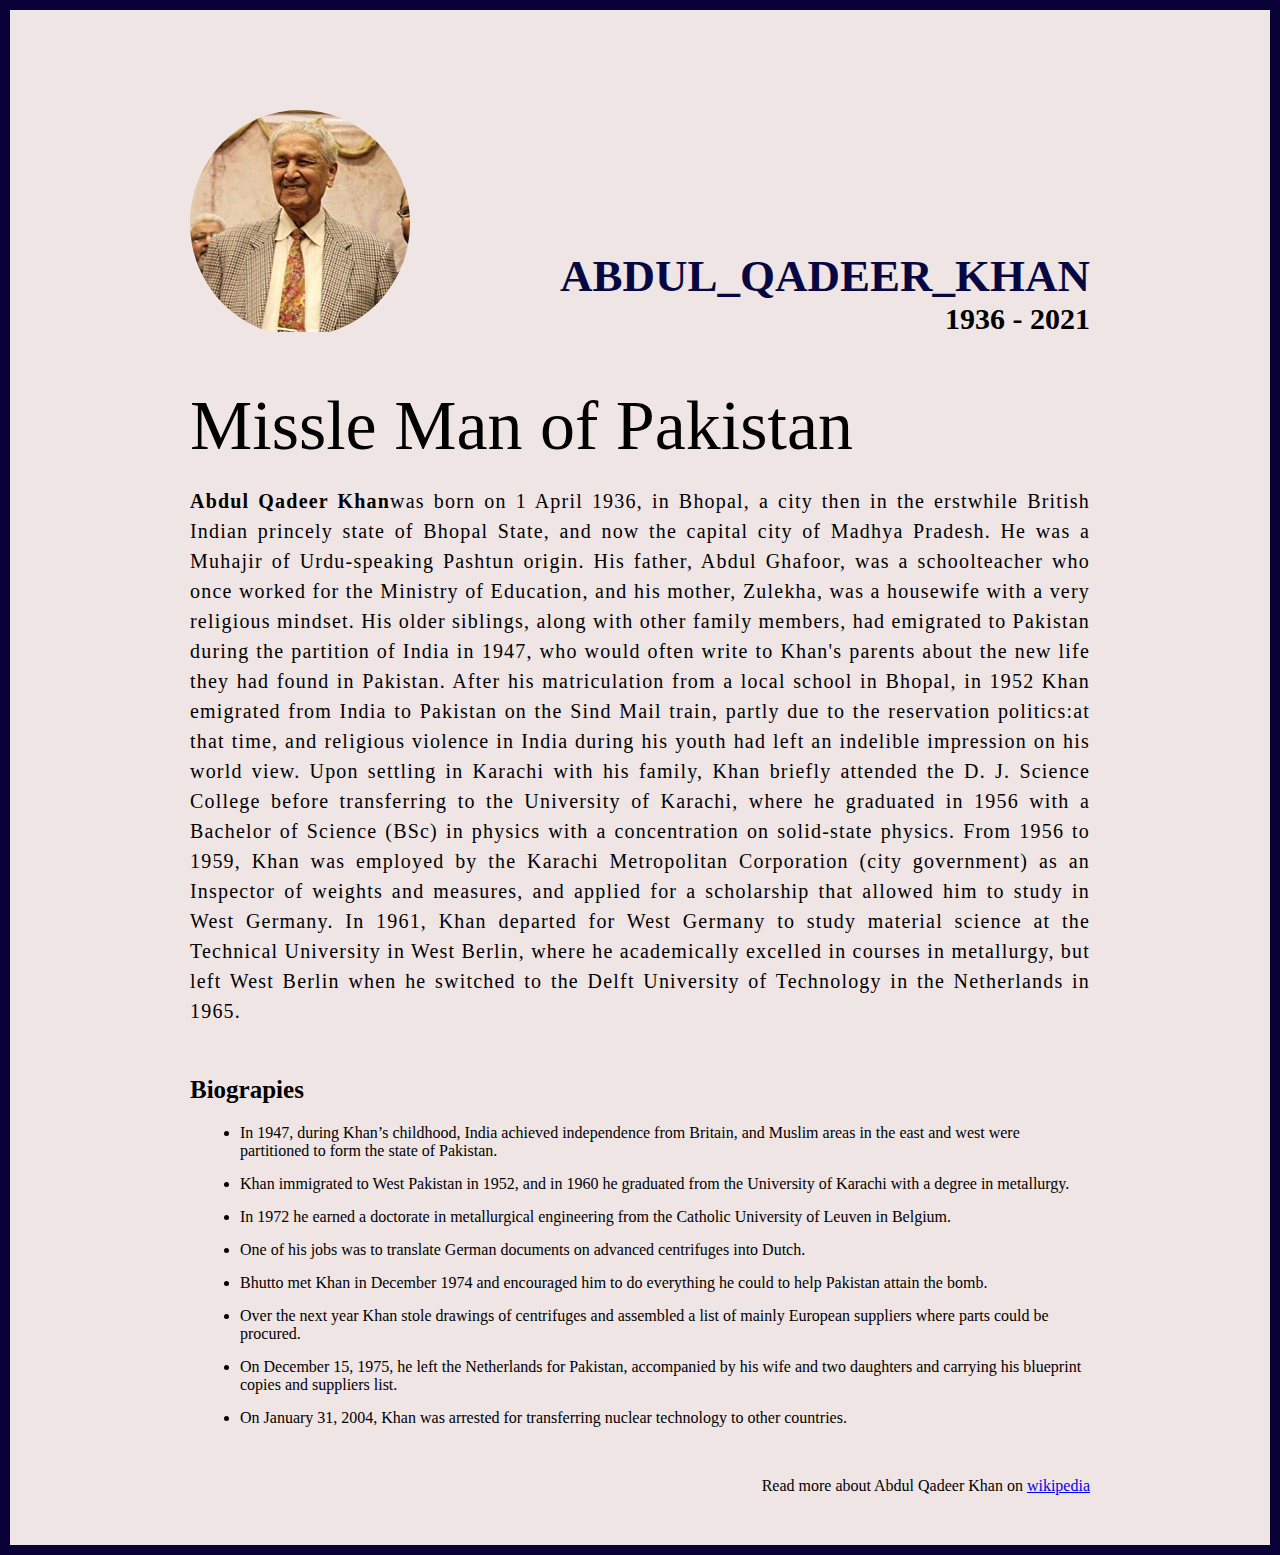
<file: Project #1/index.html>
<!DOCTYPE html>
<html lang="en">

<head>
    <meta charset="UTF-8">
    <meta name="viewport" content="width=device-width, initial-scale=1.0">
    <title>Document</title>
    <link rel="stylesheet" href="style.css">
</head>

<body>
    <div class="container">
        <div class="content">
            <div class="content">
                <section class="top-section">
                    <div class="image-container">
                        <img src="./image/Abdul_Qadeer_Khan.jpg" alt="tribute">
                    </div>
                    <div>
                        <h1>Abdul_Qadeer_Khan</h1>
                        <h4>1936 - 2021</h4>
                    </div>
                </section>
                <section class="about-section">
                    <h2>Missle Man of Pakistan</h2>
                    <p><b>Abdul Qadeer Khan</b>was born on 1 April 1936, in Bhopal, a city then in the erstwhile British
                        Indian princely state of Bhopal State, and now the capital city of Madhya Pradesh. He was a
                        Muhajir of Urdu-speaking Pashtun origin. His father, Abdul Ghafoor, was a
                        schoolteacher who once worked for the Ministry of Education, and his mother, Zulekha, was a
                        housewife with a very religious mindset. His older siblings, along with other family
                        members, had emigrated to Pakistan during the partition of India in 1947, who would often write
                        to Khan's parents about the new life they had found in Pakistan.

                        After his matriculation from a local school in Bhopal, in 1952 Khan emigrated from India to
                        Pakistan on the Sind Mail train, partly due to the reservation politics:at that time,
                        and religious violence in India during his youth had left an indelible impression on his world
                        view. Upon settling in Karachi with his family, Khan briefly attended the D. J. Science
                        College before transferring to the University of Karachi, where he graduated in 1956 with a
                        Bachelor of Science (BSc) in physics with a concentration on solid-state physics.

                        From 1956 to 1959, Khan was employed by the Karachi Metropolitan Corporation (city government)
                        as an Inspector of weights and measures, and applied for a scholarship that allowed him to study
                        in West Germany. In 1961, Khan departed for West Germany to study material science at
                        the Technical University in West Berlin, where he academically excelled in courses in
                        metallurgy, but left West Berlin when he switched to the Delft University of Technology in the
                        Netherlands in 1965.</p>
                </section>
                <section class="biography-section">
                    <h3>Biograpies</h3>
                    <ul>
                        <li>In 1947, during Khan’s childhood, India achieved independence from Britain, and Muslim areas
                            in the east and west were partitioned to form the state of Pakistan. </li>
                        <li>Khan immigrated to West Pakistan in 1952, and in 1960 he graduated from the University of
                            Karachi with a degree in metallurgy.</li>
                        <li> In 1972 he earned a doctorate in metallurgical engineering from the Catholic University of
                            Leuven in Belgium.</li>
                        <li> One of his jobs was to translate German documents on advanced centrifuges into Dutch.</li>
                        <li>Bhutto met Khan in December 1974 and encouraged him to do everything he could to help
                            Pakistan attain the bomb.</li>
                        <li>Over the next year Khan stole drawings of centrifuges and assembled a list of mainly
                            European suppliers where parts could be procured.</li>
                        <li> On December 15, 1975, he left the Netherlands for Pakistan, accompanied by his wife and two
                            daughters and carrying his blueprint copies and suppliers list.</li>
                        <li>On January 31, 2004, Khan was arrested for transferring nuclear technology to other
                            countries.</li>
                    </ul>
                </section>
                <footer>
                    <p>Read more about Abdul Qadeer Khan on 
                    <a href="https://www.britannica.com/biography/Abdul-Qadeer-Khan">wikipedia</a></p>
                </footer>
            </div>
        </div>
    </div>
</body>

</html>
</file>
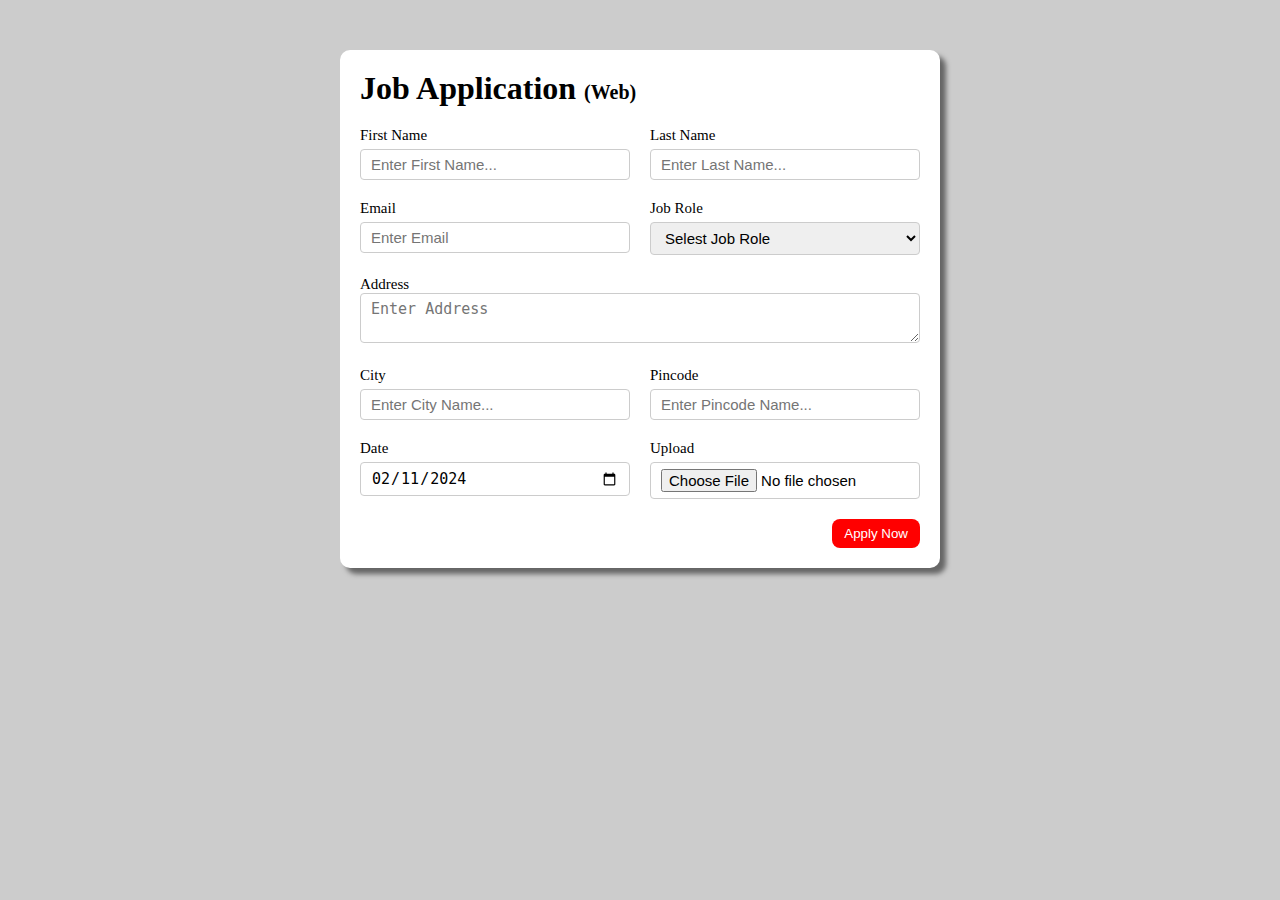
<file: Project #2/index.html>
<!DOCTYPE html>
<html lang="en">

<head>
    <meta charset="UTF-8">
    <meta name="viewport" content="width=device-width, initial-scale=1.0">
    <title>Aplication Foam</title>
    <link rel="stylesheet" href="style.css">
</head>

<body>
    <div class="container">
        <div class="apply-box">
            <h1>Job Application
                <span class="title-small">(Web)</span>
            </h1>
            <Form>
                <div class="foam-container">
                    <div class="foam-control">
                        <label for="first-name">First Name</label>
                        <input id="first-name" class="first-name" placeholder="Enter First Name...">
                    </div>
                    <div class="foam-control">
                        <label for="last-name">Last Name</label>
                        <input id="last-name" class="last-name" placeholder="Enter Last Name...">
                    </div>
                    <div class="foam-control">
                        <label for="email">Email</label>
                        <input type="email" id="email" class="email" placeholder="Enter Email">
                    </div>
                    <div class="foam-control">
                        <label for="job-role">Job Role</label>
                        <select id="job-role" name="job-role">
                            <option value="">Selest Job Role</option>
                            <option value="frontend">Frontend Developer</option>
                            <option value="backend">Backend Developer</option>
                            <option value="full-stack">Full Stack Deeloper</option>
                            <option value="ui-ux">UI UX Designer</option>
                        </select>
                    </div>
                    <div class="textarea-control">
                        <label for="address">Address</label>
                        <textarea id="address" name="address" cols="50" row="4" placeholder="Enter Address"></textarea>
                    </div>
                    <div class="foam-control">
                        <label for="city">City</label>
                        <input id="city" class="city" placeholder="Enter City Name...">
                    </div>
                    <div class="foam-control">
                        <label for="pincode">Pincode</label>
                        <input type="number" id="pincode" class="pincode" placeholder="Enter Pincode Name...">
                    </div>
                    <div class="foam-control">
                        <label for="date">Date</label>
                        <input value="2024-02-11" type="date" id="date" class="date">
                    </div>
                    <div class="foam-control">
                        <label for="upload">Upload</label>
                        <input type="file" id="upload" class="upload">
                    </div>
                </div>
                <div class="button-container">
                    <button type="submit">Apply Now</button>
                </div>
            </Form>
        </div>
    </div>
</body>

</html>
</file>
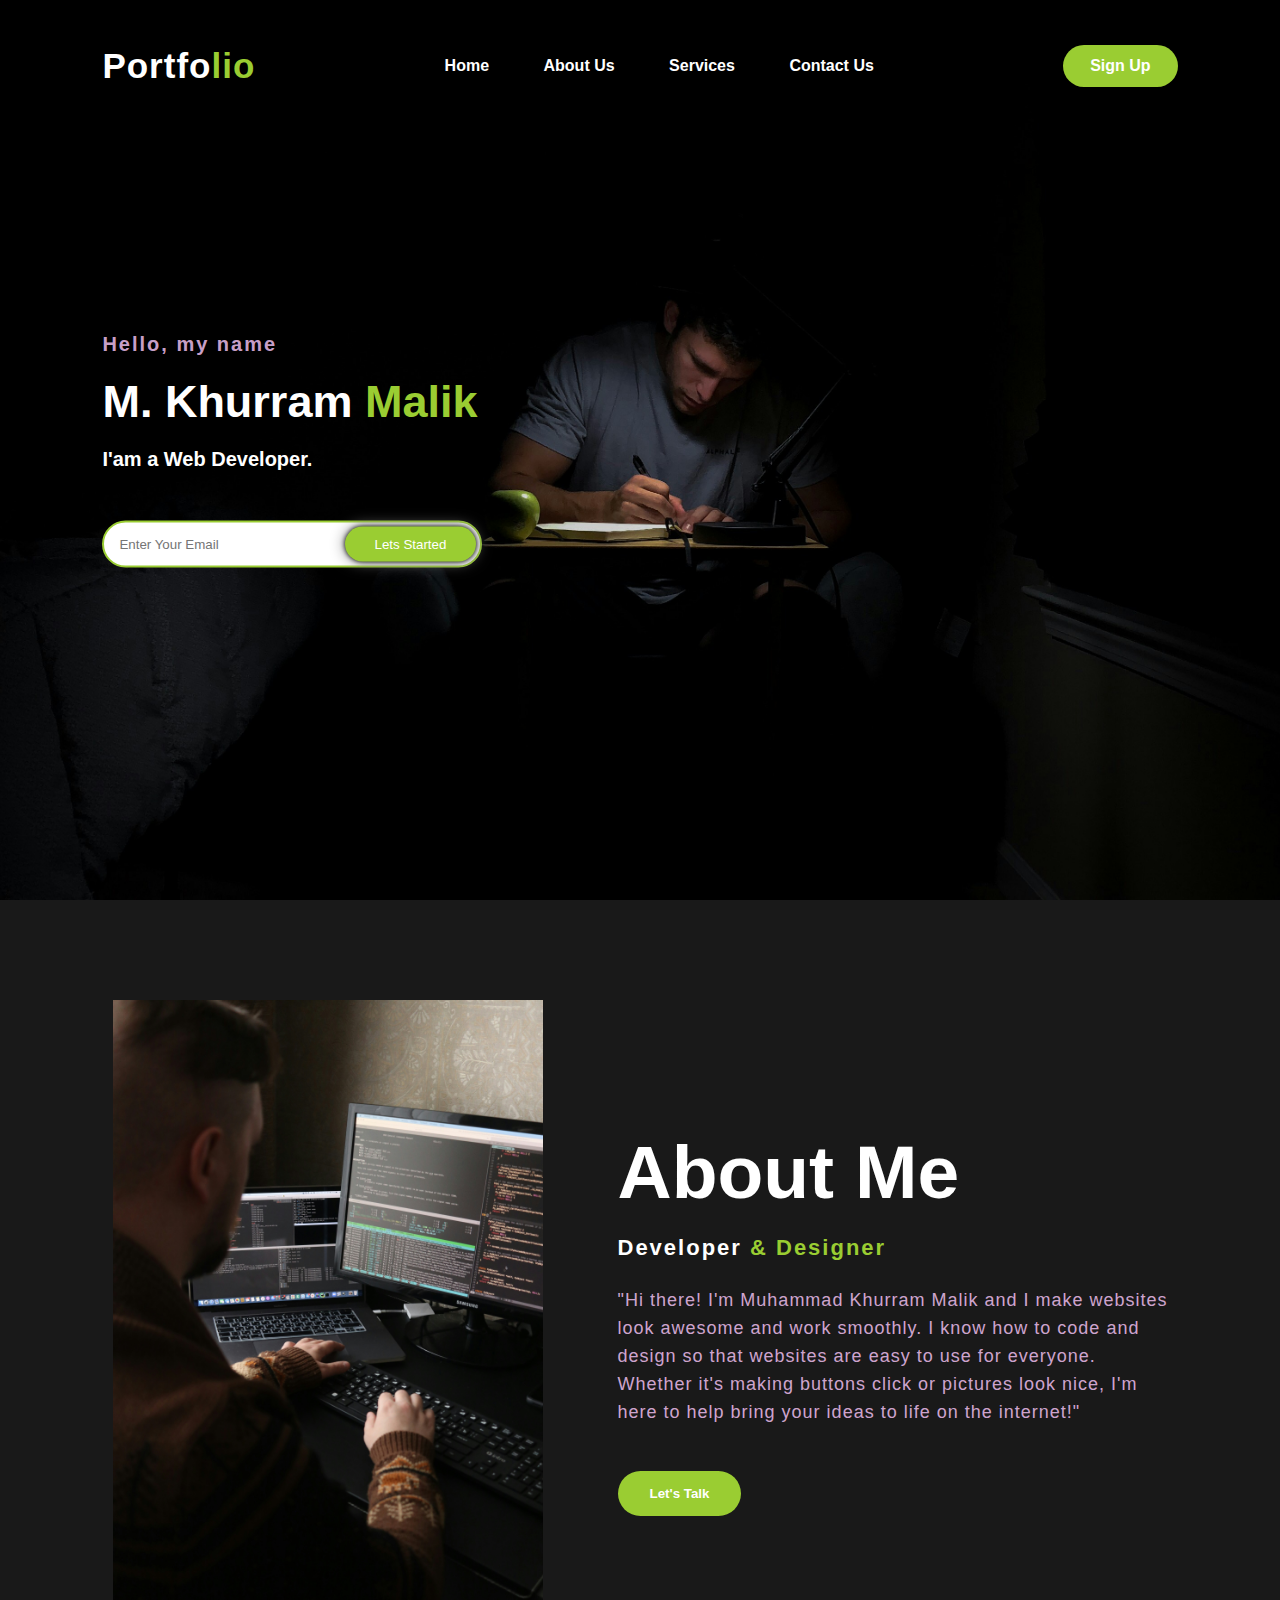
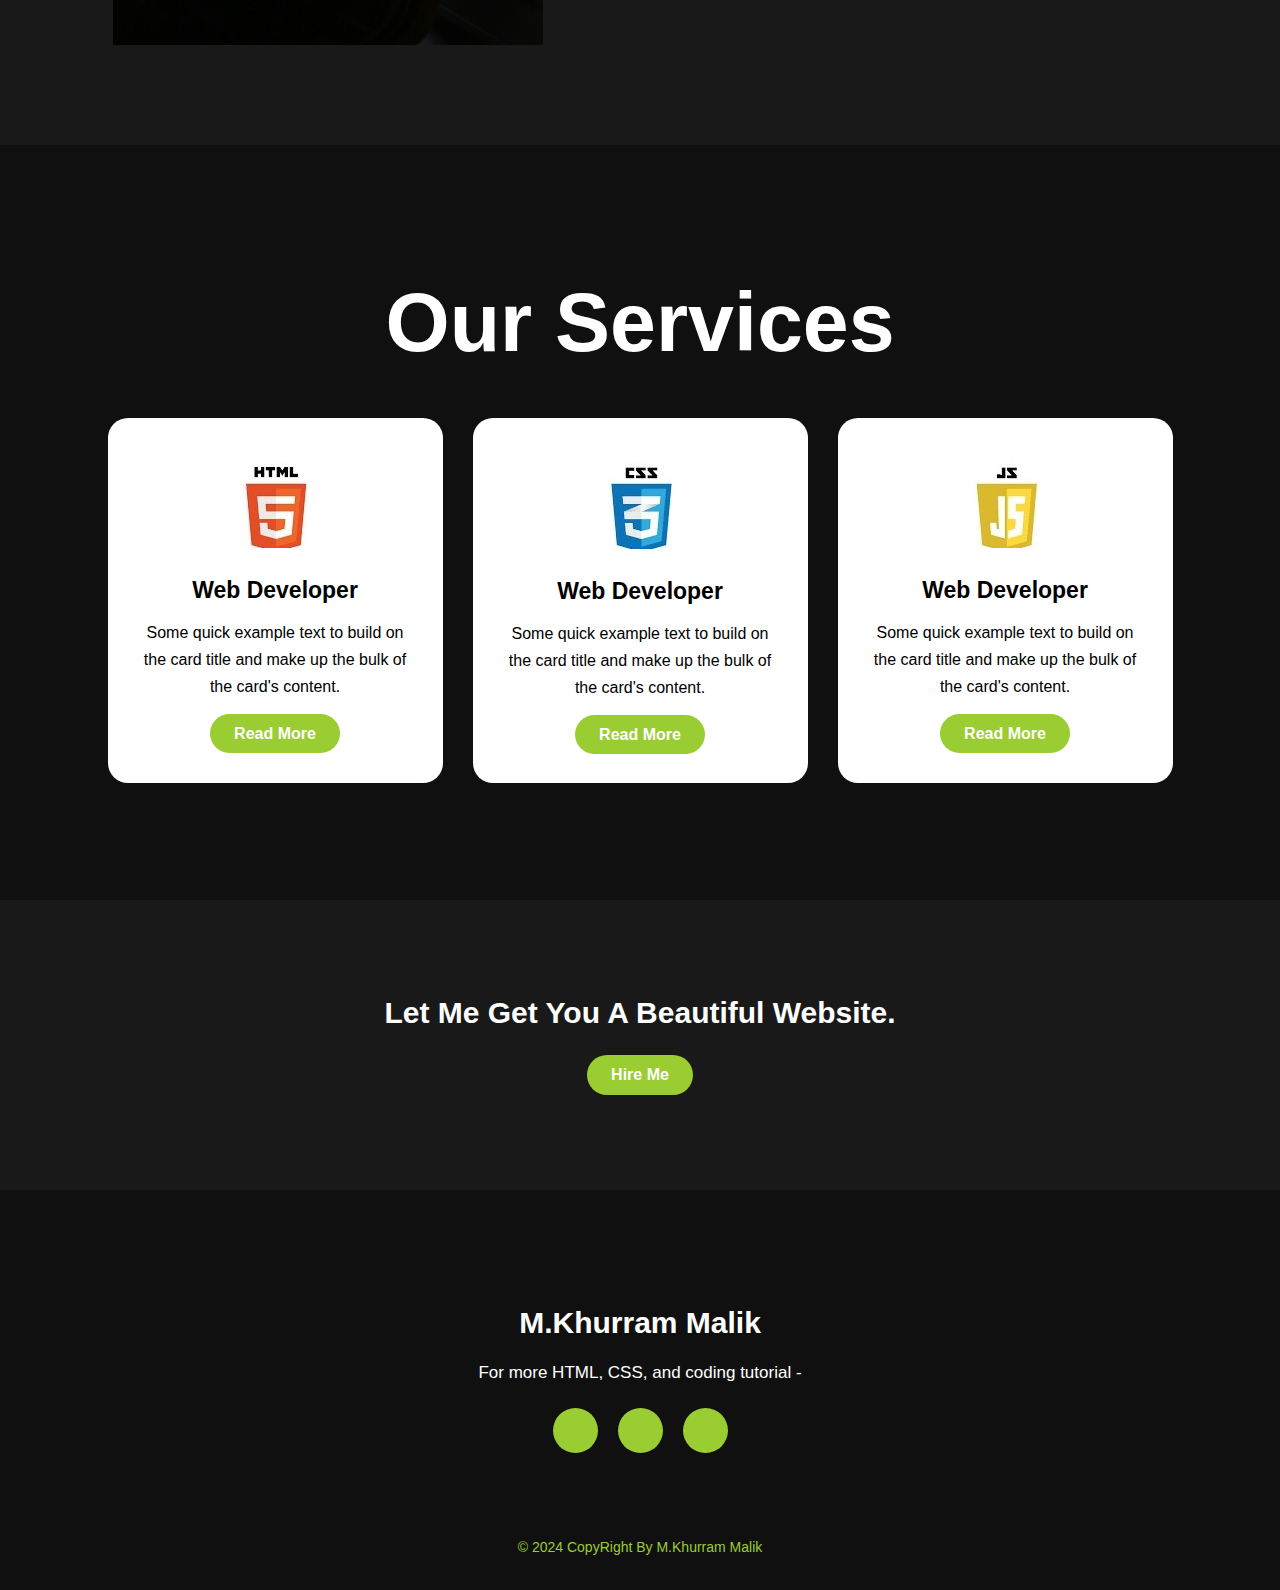
<file: website_assignment01/index.html>
<!DOCTYPE html>
<html lang="en">

<head>
    <meta charset="UTF-8">
    <meta name="viewport" content="width=device-width, initial-scale=1.0">
    <title>Website Assignment</title>
    <link rel="stylesheet" href="style.css">

    <link rel="stylesheet" href="https://cdnjs.cloudflare.com/ajax/libs/font-awesome/6.5.1/css/all.min.css"
        integrity="sha512-DTOQO9RWCH3ppGqcWaEA1BIZOC6xxalwEsw9c2QQeAIftl+Vegovlnee1c9QX4TctnWMn13TZye+giMm8e2LwA=="
        crossorigin="anonymous" referrerpolicy="no-referrer" />

</head>

<body>

    <!-- Navbar Section -->
    <div class="nav_container">
        <nav>
            <h2 class="logo">Portfo<span>lio</span></h2>
            <ul>
                <li><a href="#">Home</a></li>
                <li><a href="#">About Us</a></li>
                <li><a href="#">Services</a></li>
                <li><a href="#">Contact Us</a></li>
            </ul>
            <a href="#" class="btn">Sign Up</a>
        </nav>

        <!-- Home Section -->
        <div class="content">
            <h4>Hello, my name</h4>
            <h1>M. Khurram <span>Malik</span></h1>
            <h3>I'am a Web Developer.</h3>
            <div class="newsletter">
                <form action="">
                    <input type="email" name="email" id="mail" placeholder="Enter Your Email">
                    <input type="submit" name="submit" value="Lets Started">
                </form>
            </div>
        </div>
    </div>


    <!-- About Us Section Start -->
    <section class="about">
        <div class="main">
            <img src="images/about.jpg" width="600" height="700">
            <div class="about_text">
                <h2>About Me</h2>
                <h5>Developer <span>& Designer</span></h5>
                <p>"Hi there! I'm Muhammad Khurram Malik and I make websites look awesome and work smoothly. I know how
                    to code and design so that websites are easy to use for everyone. Whether it's making buttons click
                    or pictures look nice, I'm here to help bring your ideas to life on the internet!"</p>
                <button type="button">Let's Talk</button>
            </div>
        </div>
    </section>


    <!-- Services Section Start -->
    <div class="card_section">
        <div class="card_title">
            <h2>Our Services</h2>
        </div>

        <div class="card_container">
            <div class="card">
                <img src="images/html.jpg" class="card-img" alt="...">
                <div class="card-body">
                    <h5 class="card_name">Web Developer</h5>
                    <p class="card-text">Some quick example text to build on the card title and make up the bulk of the
                        card's content.</p>
                    <a href="#" class="button">Read More</a>
                </div>
            </div>

            <div class="card">
                <img src="images/css.jpg" class="card-img" alt="...">
                <div class="card-body">
                    <h5 class="card_name">Web Developer</h5>
                    <p class="card-text">Some quick example text to build on the card title and make up the bulk of the
                        card's content.</p>
                    <a href="#" class="button">Read More</a>
                </div>
            </div>

            <div class="card">
                <img src="images/java.jpg" class="card-img" alt="...">
                <div class="card-body">
                    <h5 class="card_name">Web Developer</h5>
                    <p class="card-text">Some quick example text to build on the card title and make up the bulk of the
                        card's content.</p>
                    <a href="#" class="button">Read More</a>
                </div>
            </div>
        </div>
    </div>


    <!-- Contact Me -->
    <div class="contact_me">
        <p>Let Me Get You A Beautiful Website.</p>
        <a class="button_two" href="#"> Hire Me</a>
    </div>


    <!-- footer -->
    <footer>
        <p>M.Khurram Malik</p>
        <p>For more HTML, CSS, and coding tutorial -</p>
        <div class="social">
            <a href="#"><i class="fa-brands fa-facebook"></i></a>
            <a href="#"><i class="fa-brands fa-instagram"></i></a>
            <a href="#"><i class="fa-brands fa-linkedin"></i></a>
        </div>
        <p class="end">&copy; 2024 CopyRight By M.Khurram Malik</p>
    </footer>


</body>

</html>
</file>
<file: Project #1/style.css>
*{
    margin: 0px;
    padding: 0px;
    box-sizing: border-box;
}
.container{
    background-color: #f0e5e5;
    min-height: 100vh;
    border: 10px solid #0a0236;
}
.content{
    max-width: 900px;
    margin: 0 auto;
}
.top-section{
    margin-top: 100px;
    display: flex;
    justify-content: space-between;
    align-items: flex-end;
}
.top-section h1{
    font-size: 45px;
    font-weight: bold;
    color: #070842;
    text-transform: uppercase;
}
.top-section h4{
    text-align: end;
    font-size: 30px;
}
.image-container{
    border-radius: 50%;
    overflow: hidden;
}

.about-section{
    margin-top: 50px;
}
.about-section h2{
    font-size: 70px;
    font-weight: 400;
    margin-bottom: 20px;
}
.about-section p{
    font-size: 20px;
    line-height: 30px;
    letter-spacing: 1.2px;
    text-align: justify;
}
.biography-section{
    margin: 50px 0;
}
.biography-section h3{
    margin-bottom: 20px;
    font-size: 25px;
}
.biography-section ul{
    margin-left: 50px;
}
.biography-section li{
    margin-bottom: 15px;
}
footer {
    margin: 50px 0;
}
footer p {
    text-align: end;
}
</file>
<file: Project #2/style.css>
*{
    margin: 0px;
    padding: 0px;
    box-sizing: border-box;
}
body{
    background-color: #ccc;
}
.container{
    max-width: 900px;
    margin: 0 auto;
}
.apply-box{
    max-width: 600px;
    padding: 20px;
    background-color: white;
    margin: 0 auto;
    margin-top: 50px;
    box-shadow: 6px 6px 5px rgba(1, 1, 1, 0.5);
    border-radius: 10px;
}
.title-small{
    font-size: 20px;
}
.foam-container{
    margin-top: 20px;
    display: grid;
    grid-template-columns: repeat(auto-fit, minmax(200px, 1fr));
    gap: 20px;
}
.foam-control{
    display: flex;
    flex-direction: column;
}
label{
    font-size: 15px;
    margin-bottom: 5px;
}
input , select , textarea {
    padding: 6px 10px;
    border: 1px solid #ccc;
    border-radius: 4px;
    font-size: 15px;
}
input:focus{
    outline-color: red;
}
.button-container{
    display: flex;
    justify-content: flex-end;
    margin-top: 20px;
}
button{
    background-color: red;
    border: transparent solid 2px;
    padding: 5px 10px;
    color: white;
    border-radius: 8px;
    transition: 0.3s ease-in;
}
button:hover{
    background-color: gray;
    border: 2px solid red;
    color: black;
    transition: 0.3s ease-out;
    cursor: pointer;
}
.textarea-control{
    grid-column: 1 /span 2;
}
.textarea-control textarea{
    width: 100%;   
}

@media (max-width: 460px)  {
    .textarea-control{
        grid-column: 1 /span 1;
    }
}
</file>
<file: website_assignment01/style.css>
*{
    margin: 0;
    padding: 0;
    box-sizing: border-box;
    font-family: sans-serif;
}


/* nav Section */

.nav_container{
    height: 100vh;
    width: 100%;
    background-image: url(images/01.jpg);
    background-size: cover;
    background-position: center;
}
nav{
    display: flex;
    align-items: center;
    justify-content: space-between;
    padding-top: 45px;
    padding-left: 8%;
    padding-right: 8%;
}
.logo{
    color: white;
    font-size: 35px;
    letter-spacing: 1px;
    cursor: pointer;
}
span{
    color: yellowgreen;
}
nav ul li{
    list-style-type: none;
    display: inline-block;
    padding: 10px 25px;
}
nav ul li a{
    color: white;
    text-decoration: none;
    font-weight: bold;
    text-transform: capitalize;
}
nav ul li a:hover{
    color: yellowgreen;
    transition: 0.4s;
}
.btn{
    background-color: yellowgreen;
    color: white;
    text-decoration: none;
    border: 2px solid transparent;
    font-weight: bold;
    padding: 10px 25px;
    border-radius: 30px;
    transition: transform 0.4s;
}
.btn:hover{
    transform: scale(1.2);
}


/* Home Section */

.content{
    position: absolute;
    top: 50%;
    left: 8%;
    transform: translateY(-50%);
}
h1{
    color: white;
    margin: 20px 0px 20px;
    font-size: 45px;
}
h3{
    color: white;
    font-size: 20px;
    margin-bottom: 50px;
}
h4{
    color: #fcfc;
    letter-spacing: 2px;
    font-size: 20px;
}
.newsletter form{
    width: 380px;
    max-width: 100%;
    position: relative
}
.newsletter form input:first-child{
    display: inline-block;
    width: 100%;
    padding: 14px 130px 14px 15px;
    border: 2px solid yellowgreen;
    outline: none;
    border-radius: 30px;
}
.newsletter form input:last-child{
    position: absolute;
    display: inline-block;
    outline: none;
    border: none;
    padding: 10px 30px;
    border-radius: 30px;
    background-color: yellowgreen;
    color: white;
    box-shadow: 0px 0px 5px #000, 0px 0px 15px #858585;
    top: 6px;
    right: 6px;
}


/* About Us Section */

.about{
    width: 100%;
    padding: 100px 0px;
    background-color: #191919;
}
.about img{
    height: auto;
    width: 430px;
}
.about_text{
    width: 550px;
}
.main{
    width: 1130px;
    max-width: 95%;
    margin: 0 auto;
    display: flex;
    align-items: center;
    justify-content: space-around;
}
.about_text h2{
    color: white;
    font-size: 75px;
    text-transform: capitalize;    
    margin-bottom: 20px;
}
.about_text h5{
    color: white;
    letter-spacing: 2px;
    font-size: 22px;
    margin-bottom: 25px;
    text-transform: capitalize;
}
.about_text p{
    color: #fcfc;
    letter-spacing: 1px;
    line-height: 28px;
    font-size: 18px;
    margin-bottom: 45px;
}
button{
    background-color: yellowgreen;
    color: white;
    text-decoration: none;
    border: 2px solid transparent;
    font-weight: bold;
    padding: 13px 30px;
    border-radius: 30px;
    transition: 0.3s;
}
button:hover{
    background-color: transparent;
    border: 2px solid yellowgreen;
    color: white;
    cursor: pointer;
}


/* Services */
/* Card_Section */

.card_section{
    background-color: #101010;
    width: 100%;
    padding: 100px 0px;
}
.card_title{
    color: white;
    font-size: 55px;
    width: 1130px;
    margin: 30px auto;
    text-align: center;
}
.card_container{
    display: flex;
    justify-content: center;
    align-items: center;
    min-height: 400px;
}
.card{
    height: 365px;
    width: 335px;
    padding: 20px 35px;
    background-color: #ffffff;
    border-radius: 20px;
    margin: 15px;
    position: relative;
    overflow: hidden;
    text-align: center;
}
.card img{
    /* display: block; */
    text-align: center;
    margin: 25px 0px;
    /* color: #101010; */
}
.card_name{
    color: black;
    font-size: 23px;
    margin-bottom: 15px;
}
.card-text{
    color: #000;
    font-size: 16px;
    line-height: 27px;
    margin-bottom: 25px;
}
.card .button{
    background-color: yellowgreen;
    color: rgb(255, 255, 255);
    text-decoration: none;
    border: 2px solid transparent;
    font-weight: bold;
    padding: 9px 22px;
    border-radius: 30px;
    transition: transform 0.4s;
}
.card .button:hover{
    background-color: transparent;
    border: 2px solid yellowgreen;
    color: rgb(0, 0, 0);
    cursor: pointer;
}


/* Contact Me */

.contact_me{
    width: 100%;
    background-color: #191919;
    height: 290px;
    display: flex;
    align-items: center;
    justify-content: center;
    flex-direction: column;
}
.contact_me p{
    color: white;
    font-size: 30px;
    font-weight: bold;
    margin-bottom: 25px;
}
.contact_me .button_two{
    background-color: yellowgreen;
    color: rgb(255, 255, 255);
    text-decoration: none;
    border: 2px solid transparent;
    font-weight: bold;
    padding: 9px 22px;
    border-radius: 30px;
    transition: transform 0.4s;
}
.contact_me .button_two:hover{
    background-color: transparent;
    border: 2px solid yellowgreen;
    color: rgb(255, 255, 255);
    cursor: pointer;
}


/* footer */
footer{
    position: relative;
    width: 100%;
    height: 400px;
    background-color: #101010;
    display: flex;
    flex-direction: column;
    align-items: center;
    justify-content: center;
}
footer p:nth-child(1){
    font-size: 30px;
    color: white;
    margin-bottom: 20px;
    font-weight: bold;
}
footer p:nth-child(2){
    color: white;
    font-size: 17px;
    width: 500PX;
    text-align: center;
    line-height: 26px;
}
.social{
    display: flex;
}
.social a{
    width: 45px;
    height: 45px;
    display: flex;
    align-items: center;
    justify-content: center;
    background: yellowgreen;
    border-radius: 50%;
    margin: 22px 10px;
    color: white;
    text-decoration: none;
    font-size: 20px;
}
.social a:hover{
    transform: scale(1.3);
    transition: 0.3s;
}
.end{
    position: absolute;
    color: yellowgreen;
    bottom: 35px;
    font-size: 14px;
}
</file>
